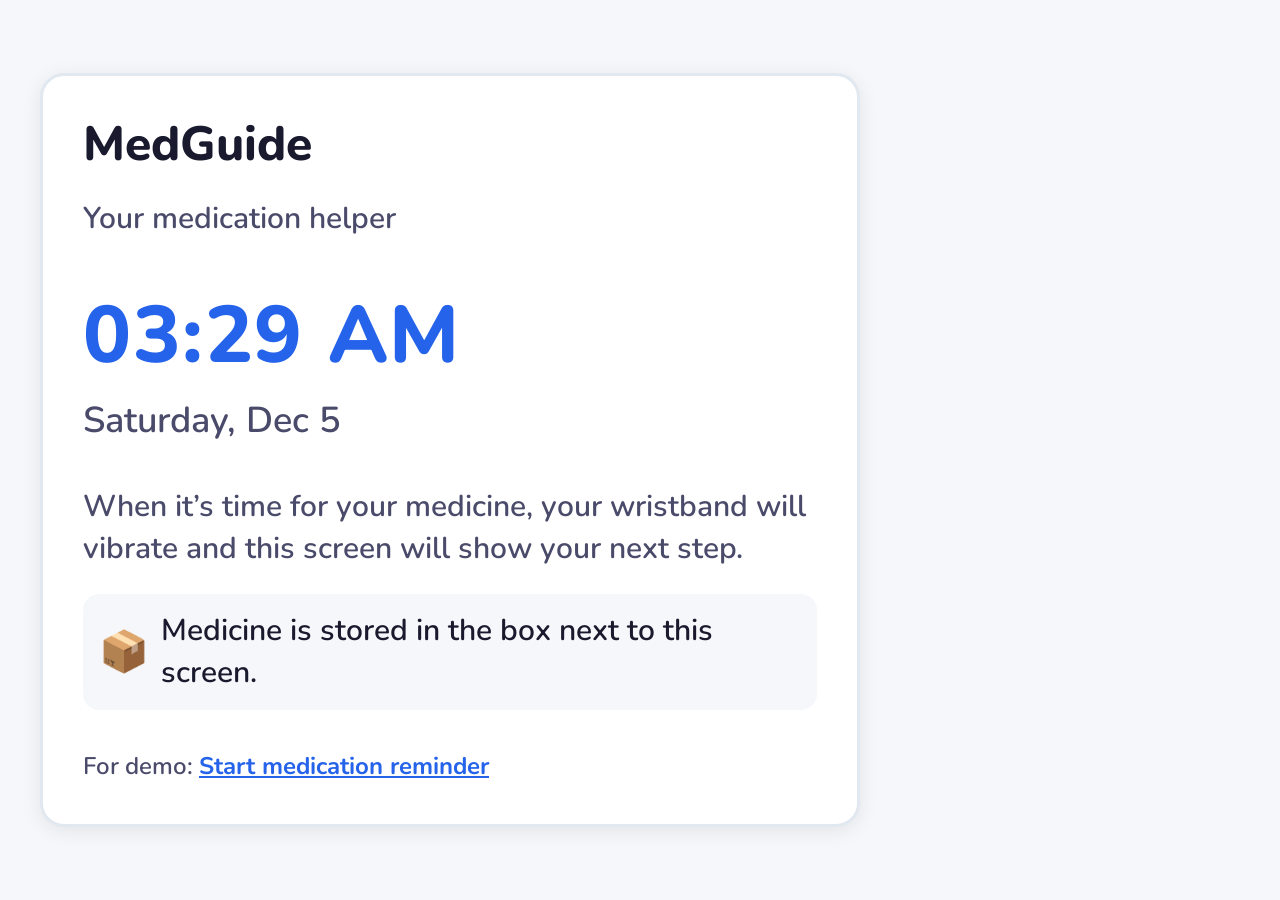
<file: index.html>
<!DOCTYPE html>
<html lang="en">
<head>
  <meta charset="UTF-8">
  <meta name="viewport" content="width=device-width, initial-scale=1.0">
  <title>MedGuide — Smart Medication Reminder</title>
  <link rel="stylesheet" href="styles.css">
  <link rel="preconnect" href="https://fonts.googleapis.com">
  <link rel="preconnect" href="https://fonts.gstatic.com" crossorigin>
  <link href="https://fonts.googleapis.com/css2?family=Nunito:wght@400;600;700;800&display=swap" rel="stylesheet">
</head>
<body class="patient-display">
  <!-- Wristband simulation indicator (always visible when active) -->
  <div id="wristband-indicator" class="wristband-indicator hidden" aria-live="polite">
    <span class="wristband-icon" aria-hidden="true">⌚</span>
    <span>Wristband vibrating</span>
  </div>

  <!-- Patient ID badge (minimal PII) -->
  <div id="patient-badge" class="patient-badge hidden">
    <span class="label">Patient ID</span>
    <span id="patient-id-value">—</span>
  </div>

  <main id="app" role="main">
    <!-- HOME SCREEN -->
    <section id="screen-home" class="screen active" aria-labelledby="home-title">
      <div class="screen-content">
        <h1 id="home-title" class="title">MedGuide</h1>
        <p class="subtitle">Your medication helper</p>
        <div class="clock-block">
          <div id="home-time" class="big-time" aria-live="polite">—:—</div>
          <div id="home-date" class="big-date" aria-live="polite">—</div>
        </div>
        <p class="hint">When it’s time for your medicine, your wristband will vibrate and this screen will show your next step.</p>
        <div class="medication-station-hint">
          <span class="icon-station" aria-hidden="true">📦</span>
          <span>Medicine is stored in the box next to this screen.</span>
        </div>
        <p class="demo-hint">For demo: <button type="button" id="demo-trigger" class="demo-link">Start medication reminder</button></p>
      </div>
    </section>

    <!-- MEDICATION REMINDER ALERT -->
    <section id="screen-reminder" class="screen" aria-labelledby="reminder-title" hidden>
      <div class="screen-content">
        <div class="alert-badge" role="alert">Time for your medicine</div>
        <h2 id="reminder-title" class="title">Medication reminder</h2>
        <div class="clock-block">
          <div id="reminder-time" class="big-time" aria-live="polite">—:—</div>
          <div id="reminder-date" class="big-date" aria-live="polite">—</div>
        </div>
        <p class="instruction-lead">Please come to the screen to see your instructions.</p>
        <button id="btn-ack-reminder" class="btn btn-primary btn-large" type="button">
          I’m here — show my instructions
        </button>
        <p class="wristband-hint">Your wristband will keep vibrating until you start.</p>
      </div>
    </section>

    <!-- MEDICATION INSTRUCTIONS SCREEN -->
    <section id="screen-instructions" class="screen" aria-labelledby="instructions-title" hidden>
      <div class="screen-content">
        <div class="progress-steps" role="progressbar" aria-valuenow="1" aria-valuemin="1" aria-valuemax="4" aria-label="Medication steps">
          <span class="step active" data-step="1">1</span>
          <span class="step" data-step="2">2</span>
          <span class="step" data-step="3">3</span>
          <span class="step" data-step="4">4</span>
        </div>
        <h2 id="instructions-title" class="title">Step 1 — Your medicine</h2>
        <div class="medication-card">
          <p class="med-name" id="instruction-med-name">—</p>
          <p class="med-dosage" id="instruction-dosage">—</p>
          <p class="med-time" id="instruction-time">—</p>
        </div>
        <div class="instruction-panel">
          <p class="voice-indicator" aria-hidden="true">🔊 Voice guidance on</p>
          <ol class="steps-list" id="instructions-list">
            <li>Go to the medication box next to this screen.</li>
            <li>Take <strong id="instruction-dose-text">one pill</strong> from the correct bottle.</li>
            <li>Take the medicine with a full glass of water.</li>
            <li>Come back and stand in front of the camera to confirm.</li>
          </ol>
        </div>
        <div class="medication-station-visual">
          <span class="icon-station" aria-hidden="true">📦</span>
          <p>Medicine box is here →</p>
        </div>
        <button id="btn-ready-camera" class="btn btn-primary btn-large" type="button">
          I’ve taken it — confirm at camera
        </button>
        <p class="demo-hint"><button type="button" id="demo-walk-away" class="demo-link">Demo: Simulate walked away</button></p>
      </div>
    </section>

    <!-- CAMERA VERIFICATION SCREEN -->
    <section id="screen-camera" class="screen" aria-labelledby="camera-title" hidden>
      <div class="screen-content">
        <div class="progress-steps" role="progressbar" aria-valuenow="2" aria-valuemin="1" aria-valuemax="4">
          <span class="step done" data-step="1">1</span>
          <span class="step active" data-step="2">2</span>
          <span class="step" data-step="3">3</span>
          <span class="step" data-step="4">4</span>
        </div>
        <h2 id="camera-title" class="title">Stand in front of the camera</h2>
        <div class="camera-frame" id="camera-frame">
          <div class="camera-placeholder">
            <span class="camera-icon" aria-hidden="true">📷</span>
            <p>Stand here so we can confirm you’re ready.</p>
          </div>
          <div id="camera-verified" class="camera-verified hidden">
            <span class="check-icon" aria-hidden="true">✓</span>
            <p>Verified</p>
          </div>
        </div>
        <p class="instruction-lead">Then put the medicine bottle back in the box.</p>
        <div class="medication-station-visual">
          <span class="icon-station" aria-hidden="true">📦</span>
          <p>Put medicine back here ←</p>
        </div>
        <button id="btn-complete" class="btn btn-primary btn-large" type="button">
          I’ve put it back — I’m done
        </button>
      </div>
    </section>

    <!-- COMPLETION CONFIRMATION SCREEN -->
    <section id="screen-complete" class="screen" aria-labelledby="complete-title" hidden>
      <div class="screen-content completion-content">
        <div class="success-icon" aria-hidden="true">✓</div>
        <h2 id="complete-title" class="title">All done</h2>
        <p class="confirmation-text">Your medication has been recorded. Well done.</p>
        <p class="next-hint" id="next-med-hint">Your next reminder will appear at the scheduled time.</p>
        <div class="clock-block">
          <div id="complete-time" class="big-time" aria-live="polite">—:—</div>
        </div>
        <button id="btn-back-home" class="btn btn-secondary btn-large" type="button">
          Back to home
        </button>
      </div>
    </section>

    <!-- INCOMPLETE TASK REMINDER SCREEN -->
    <section id="screen-incomplete" class="screen screen-incomplete" aria-labelledby="incomplete-title" hidden>
      <div class="screen-content">
        <div class="alert-badge alert-urgent" role="alert">Please complete your medicine</div>
        <h2 id="incomplete-title" class="title">You left before finishing</h2>
        <p class="instruction-lead">Your wristband will keep vibrating. Please come back and finish your medication.</p>
        <div class="reminder-sound-hint">
          <span class="icon-sound" aria-hidden="true">🔔</span>
          <span>Reminder sound playing</span>
        </div>
        <div class="medication-card compact">
          <p class="med-name" id="incomplete-med-name">—</p>
          <p class="med-dosage" id="incomplete-dosage">—</p>
        </div>
        <button id="btn-resume" class="btn btn-primary btn-large" type="button">
          I’m back — continue
        </button>
      </div>
    </section>
  </main>

  <script src="app.js"></script>
</body>
</html>
</file>
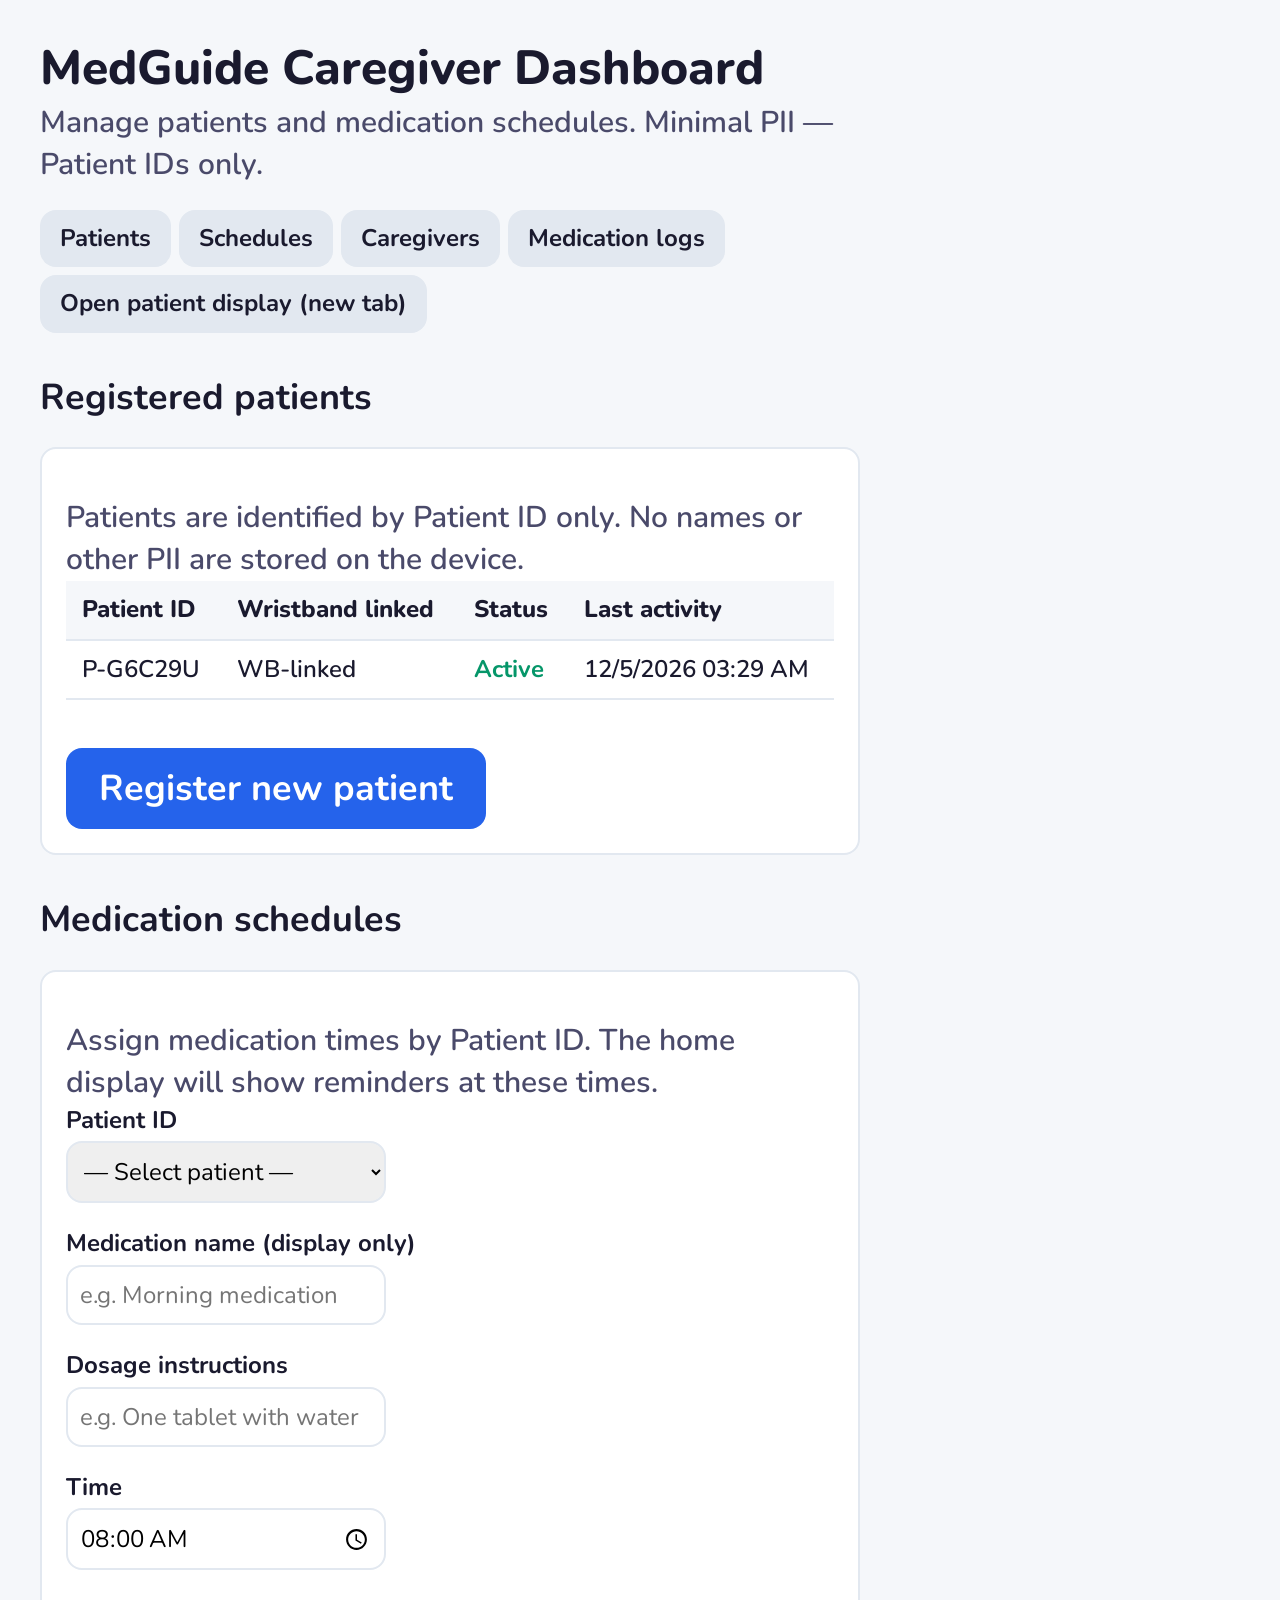
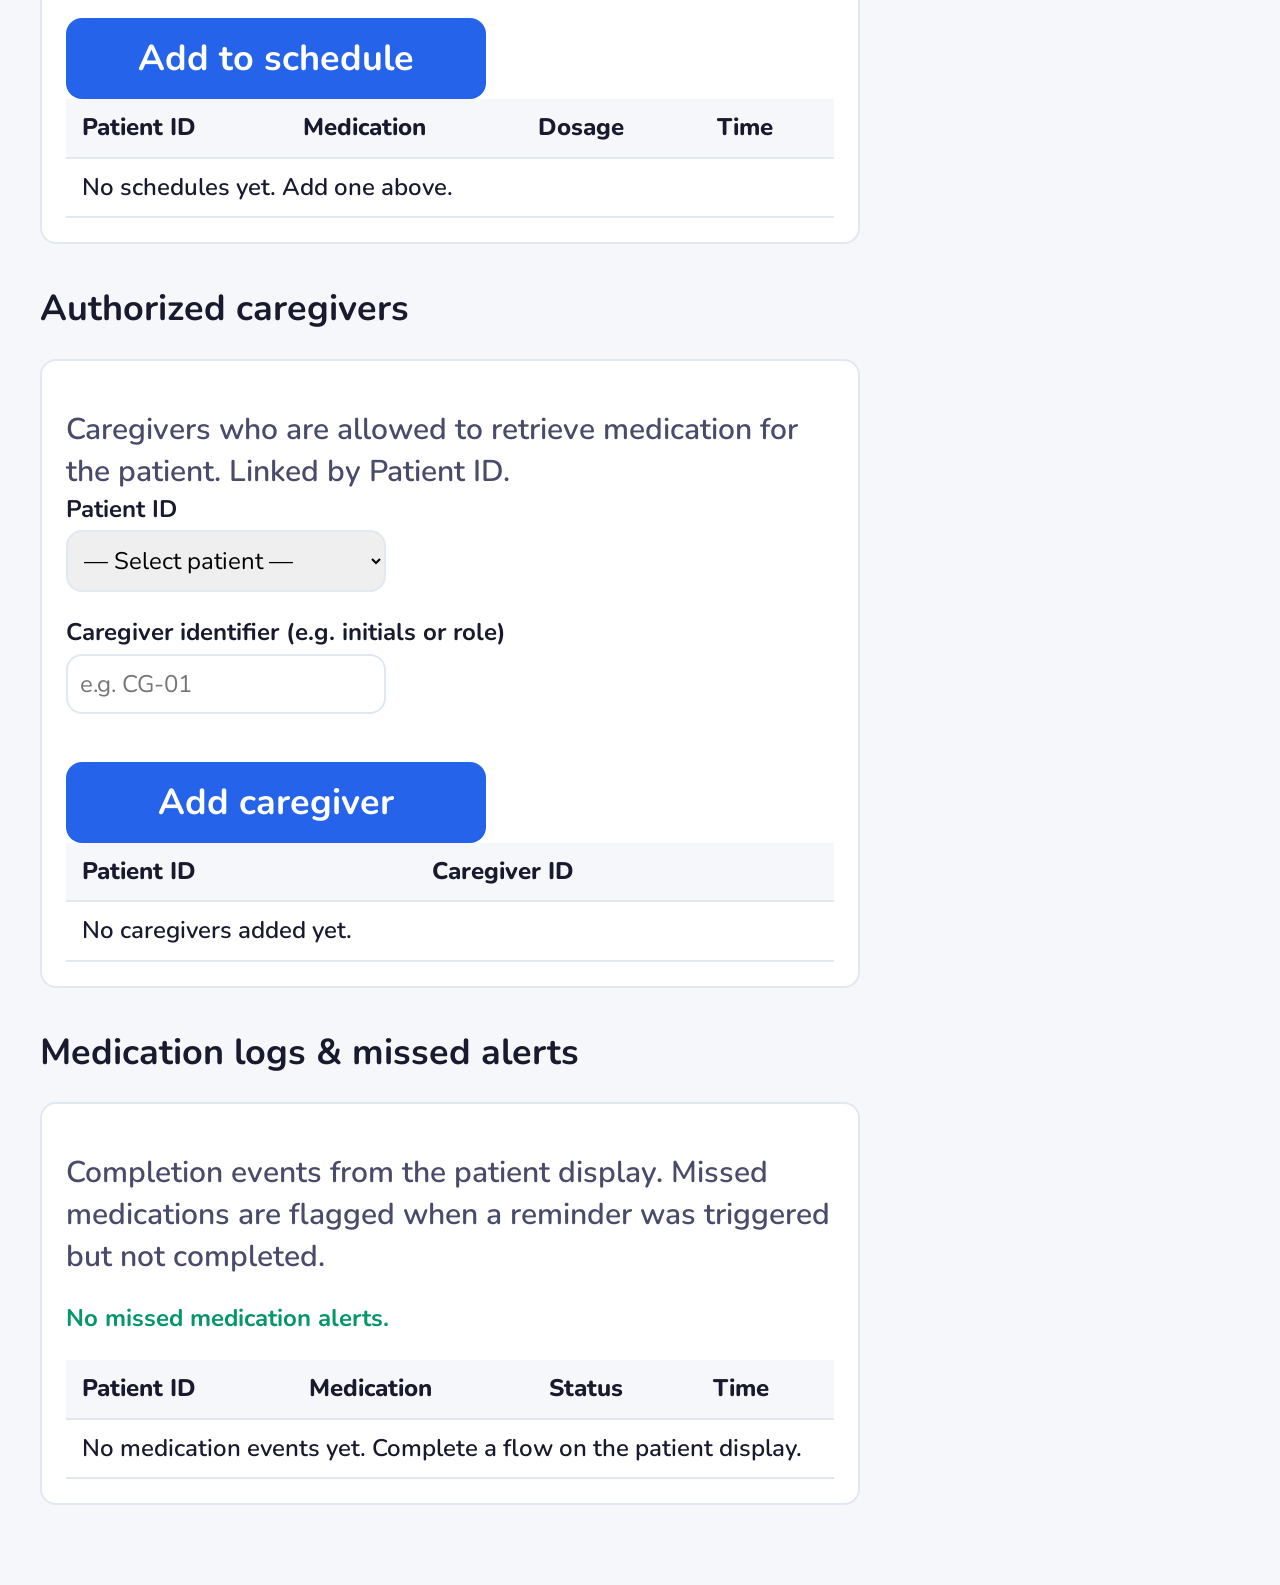
<file: caregiver.html>
<!DOCTYPE html>
<html lang="en">
<head>
  <meta charset="UTF-8">
  <meta name="viewport" content="width=device-width, initial-scale=1.0">
  <title>MedGuide — Caregiver Dashboard</title>
  <link rel="stylesheet" href="styles.css">
  <link rel="preconnect" href="https://fonts.googleapis.com">
  <link rel="preconnect" href="https://fonts.gstatic.com" crossorigin>
  <link href="https://fonts.googleapis.com/css2?family=Nunito:wght@400;600;700;800&display=swap" rel="stylesheet">
</head>
<body class="patient-display dashboard">
  <main id="caregiver-app" role="main">
    <header class="dashboard-header">
      <h1 class="title">MedGuide Caregiver Dashboard</h1>
      <p class="subtitle">Manage patients and medication schedules. Minimal PII — Patient IDs only.</p>
      <nav class="dashboard-nav" aria-label="Dashboard sections">
        <a href="#patients">Patients</a>
        <a href="#schedules">Schedules</a>
        <a href="#caregivers">Caregivers</a>
        <a href="#logs">Medication logs</a>
        <a href="index.html" target="_blank">Open patient display (new tab)</a>
      </nav>
    </header>

    <section id="patients" class="dashboard-section">
      <h2>Registered patients</h2>
      <div class="card">
        <p class="hint">Patients are identified by Patient ID only. No names or other PII are stored on the device.</p>
        <table id="patients-table">
          <thead>
            <tr>
              <th>Patient ID</th>
              <th>Wristband linked</th>
              <th>Status</th>
              <th>Last activity</th>
            </tr>
          </thead>
          <tbody id="patients-tbody">
            <!-- Filled by JS -->
          </tbody>
        </table>
        <div class="form-actions">
          <button type="button" id="btn-register-patient" class="btn btn-primary">Register new patient</button>
        </div>
      </div>
      <div id="register-form" class="card hidden">
        <h3>Register new patient</h3>
        <div class="form-group">
          <label for="new-patient-id">Patient ID (e.g. P-ABC123)</label>
          <input type="text" id="new-patient-id" placeholder="P-ABC123" maxlength="12">
        </div>
        <div class="form-group">
          <label for="wristband-id">Wristband device ID</label>
          <input type="text" id="wristband-id" placeholder="WB-001">
        </div>
        <button type="button" id="btn-save-patient" class="btn btn-primary">Save patient</button>
        <button type="button" id="btn-cancel-register" class="btn btn-secondary">Cancel</button>
      </div>
    </section>

    <section id="schedules" class="dashboard-section">
      <h2>Medication schedules</h2>
      <div class="card">
        <p class="hint">Assign medication times by Patient ID. The home display will show reminders at these times.</p>
        <div class="form-group">
          <label for="schedule-patient">Patient ID</label>
          <select id="schedule-patient">
            <option value="">— Select patient —</option>
          </select>
        </div>
        <div class="form-group">
          <label for="schedule-med-name">Medication name (display only)</label>
          <input type="text" id="schedule-med-name" placeholder="e.g. Morning medication">
        </div>
        <div class="form-group">
          <label for="schedule-dosage">Dosage instructions</label>
          <input type="text" id="schedule-dosage" placeholder="e.g. One tablet with water">
        </div>
        <div class="form-group">
          <label for="schedule-time">Time</label>
          <input type="time" id="schedule-time" value="08:00">
        </div>
        <button type="button" id="btn-add-schedule" class="btn btn-primary">Add to schedule</button>
        <table id="schedules-table" class="dashboard-table">
          <thead>
            <tr>
              <th>Patient ID</th>
              <th>Medication</th>
              <th>Dosage</th>
              <th>Time</th>
            </tr>
          </thead>
          <tbody id="schedules-tbody">
          </tbody>
        </table>
      </div>
    </section>

    <section id="caregivers" class="dashboard-section">
      <h2>Authorized caregivers</h2>
      <div class="card">
        <p class="hint">Caregivers who are allowed to retrieve medication for the patient. Linked by Patient ID.</p>
        <div class="form-group">
          <label for="caregiver-patient">Patient ID</label>
          <select id="caregiver-patient">
            <option value="">— Select patient —</option>
          </select>
        </div>
        <div class="form-group">
          <label for="caregiver-name">Caregiver identifier (e.g. initials or role)</label>
          <input type="text" id="caregiver-name" placeholder="e.g. CG-01">
        </div>
        <button type="button" id="btn-add-caregiver" class="btn btn-primary">Add caregiver</button>
        <table id="caregivers-table">
          <thead>
            <tr>
              <th>Patient ID</th>
              <th>Caregiver ID</th>
            </tr>
          </thead>
          <tbody id="caregivers-tbody">
          </tbody>
        </table>
      </div>
    </section>

    <section id="logs" class="dashboard-section">
      <h2>Medication logs &amp; missed alerts</h2>
      <div class="card">
        <p class="hint">Completion events from the patient display. Missed medications are flagged when a reminder was triggered but not completed.</p>
        <div id="missed-alerts" class="missed-alerts"></div>
        <table id="logs-table">
          <thead>
            <tr>
              <th>Patient ID</th>
              <th>Medication</th>
              <th>Status</th>
              <th>Time</th>
            </tr>
          </thead>
          <tbody id="logs-tbody">
          </tbody>
        </table>
      </div>
    </section>
  </main>
  <script src="caregiver.js"></script>
</body>
</html>
</file>
<file: styles.css>
/* ============================================
   MedGuide — Smart Medication Reminder
   Dementia-friendly, high-contrast, accessible
   ============================================ */

:root {
  /* High contrast, calm palette */
  --bg: #f5f7fa;
  --bg-card: #ffffff;
  --text: #1a1a2e;
  --text-soft: #4a4a6a;
  --primary: #2563eb;
  --primary-dark: #1d4ed8;
  --success: #059669;
  --success-bg: #d1fae5;
  --alert: #d97706;
  --alert-bg: #fef3c7;
  --urgent: #dc2626;
  --urgent-bg: #fee2e2;
  --border: #e2e8f0;
  --shadow: 0 4px 20px rgba(0, 0, 0, 0.08);

  /* Typography — large for cognitive ease */
  --font: 'Nunito', -apple-system, BlinkMacSystemFont, sans-serif;
  --text-base: 1.5rem;      /* 24px */
  --text-lg: 1.875rem;      /* 30px */
  --text-xl: 2.25rem;       /* 36px */
  --text-2xl: 3rem;         /* 48px */
  --text-3xl: 4rem;         /* 64px */
  --text-4xl: 5rem;         /* 80px */

  --radius: 16px;
  --radius-lg: 24px;
  --space: 1.5rem;
  --space-lg: 2.5rem;
}

*,
*::before,
*::after {
  box-sizing: border-box;
}

html {
  font-size: 16px;
  -webkit-text-size-adjust: 100%;
}

body {
  margin: 0;
  font-family: var(--font);
  font-size: var(--text-base);
  font-weight: 600;
  line-height: 1.4;
  color: var(--text);
  background: var(--bg);
  min-height: 100vh;
  display: flex;
  flex-direction: column;
  align-items: center;
  justify-content: center;
  padding: var(--space-lg);
}

.patient-display {
  max-width: 900px;
  width: 100%;
}

/* --- Global screen layout --- */
.screen {
  display: none;
  animation: fadeIn 0.4s ease;
}

.screen.active {
  display: block;
}

.screen[hidden] {
  display: none !important;
}

@keyframes fadeIn {
  from { opacity: 0; }
  to { opacity: 1; }
}

.screen-content {
  background: var(--bg-card);
  border-radius: var(--radius-lg);
  padding: var(--space-lg);
  box-shadow: var(--shadow);
  border: 3px solid var(--border);
}

/* --- Typography --- */
.title {
  font-size: var(--text-2xl);
  font-weight: 800;
  margin: 0 0 var(--space);
  color: var(--text);
  line-height: 1.2;
}

.subtitle {
  font-size: var(--text-lg);
  color: var(--text-soft);
  margin: 0 0 var(--space-lg);
}

.big-time {
  font-size: var(--text-4xl);
  font-weight: 800;
  color: var(--primary);
  margin: 0;
  letter-spacing: 0.02em;
}

.big-date {
  font-size: var(--text-xl);
  color: var(--text-soft);
  margin: 0.25rem 0 var(--space-lg);
}

/* --- Wristband indicator --- */
.wristband-indicator {
  position: fixed;
  top: var(--space);
  right: var(--space);
  background: var(--alert-bg);
  color: var(--alert);
  padding: 0.75rem 1.25rem;
  border-radius: var(--radius);
  font-size: var(--text-lg);
  font-weight: 700;
  display: flex;
  align-items: center;
  gap: 0.5rem;
  border: 3px solid var(--alert);
  z-index: 100;
  animation: pulse 1.5s ease-in-out infinite;
}

.wristband-indicator.hidden {
  display: none !important;
}

.wristband-icon {
  font-size: 1.5rem;
}

@keyframes pulse {
  0%, 100% { opacity: 1; transform: scale(1); }
  50% { opacity: 0.9; transform: scale(1.02); }
}

/* --- Patient badge (minimal PII) --- */
.patient-badge {
  position: fixed;
  top: var(--space);
  left: var(--space);
  background: var(--bg-card);
  padding: 0.5rem 1rem;
  border-radius: var(--radius);
  font-size: var(--text-base);
  border: 2px solid var(--border);
  z-index: 100;
}

.patient-badge .label {
  color: var(--text-soft);
  margin-right: 0.5rem;
}

.patient-badge.hidden {
  display: none !important;
}

/* --- Buttons --- */
.btn {
  font-family: var(--font);
  font-size: var(--text-xl);
  font-weight: 700;
  padding: 1rem 2rem;
  border-radius: var(--radius);
  border: none;
  cursor: pointer;
  transition: background 0.2s, transform 0.1s;
  margin-top: var(--space);
  min-height: 72px;
}

.btn:focus {
  outline: 4px solid var(--primary);
  outline-offset: 4px;
}

.btn:active {
  transform: scale(0.98);
}

.btn-primary {
  background: var(--primary);
  color: white;
  width: 100%;
  max-width: 420px;
}

.btn-primary:hover {
  background: var(--primary-dark);
}

.btn-secondary {
  background: var(--border);
  color: var(--text);
}

.btn-secondary:hover {
  background: #cbd5e1;
}

.btn-large {
  font-size: var(--text-xl);
  padding: 1.25rem 2rem;
}

/* --- Alert badges --- */
.alert-badge {
  display: inline-block;
  background: var(--alert-bg);
  color: var(--alert);
  padding: 0.75rem 1.5rem;
  border-radius: var(--radius);
  font-size: var(--text-lg);
  font-weight: 800;
  margin-bottom: var(--space);
  border: 3px solid var(--alert);
}

.alert-urgent {
  background: var(--urgent-bg);
  color: var(--urgent);
  border-color: var(--urgent);
}

/* --- Clock block --- */
.clock-block {
  margin: var(--space) 0;
}

/* --- Medication card --- */
.medication-card {
  background: var(--bg);
  border: 3px solid var(--border);
  border-radius: var(--radius);
  padding: var(--space-lg);
  margin: var(--space) 0;
}

.medication-card.compact {
  padding: var(--space);
}

.med-name {
  font-size: var(--text-2xl);
  font-weight: 800;
  color: var(--text);
  margin: 0 0 0.25rem;
}

.med-dosage {
  font-size: var(--text-xl);
  color: var(--primary);
  font-weight: 700;
  margin: 0 0 0.25rem;
}

.med-time {
  font-size: var(--text-lg);
  color: var(--text-soft);
  margin: 0;
}

/* --- Progress steps --- */
.progress-steps {
  display: flex;
  gap: 0.75rem;
  margin-bottom: var(--space-lg);
  flex-wrap: wrap;
}

.progress-steps .step {
  width: 56px;
  height: 56px;
  border-radius: 50%;
  background: var(--border);
  color: var(--text-soft);
  font-size: var(--text-xl);
  font-weight: 800;
  display: flex;
  align-items: center;
  justify-content: center;
  border: 3px solid transparent;
}

.progress-steps .step.active {
  background: var(--primary);
  color: white;
  border-color: var(--primary-dark);
}

.progress-steps .step.done {
  background: var(--success);
  color: white;
}

/* --- Instruction panel --- */
.instruction-panel {
  background: var(--bg);
  border-radius: var(--radius);
  padding: var(--space-lg);
  margin: var(--space) 0;
  border: 2px solid var(--border);
}

.voice-indicator {
  font-size: var(--text-lg);
  color: var(--text-soft);
  margin: 0 0 var(--space);
}

.steps-list {
  margin: 0;
  padding-left: 1.5rem;
  font-size: var(--text-lg);
  line-height: 1.6;
}

.steps-list li {
  margin-bottom: 0.75rem;
}

/* --- Medication station visual --- */
.medication-station-hint,
.medication-station-visual {
  display: flex;
  align-items: center;
  gap: 0.75rem;
  margin: var(--space) 0;
  padding: 1rem;
  background: var(--bg);
  border-radius: var(--radius);
  font-size: var(--text-lg);
}

.icon-station {
  font-size: 2.5rem;
}

/* --- Camera frame (simulated) --- */
.camera-frame {
  position: relative;
  background: #1a1a2e;
  border-radius: var(--radius);
  padding: 3rem 2rem;
  margin: var(--space) 0;
  min-height: 220px;
  display: flex;
  align-items: center;
  justify-content: center;
  border: 4px solid var(--border);
}

.camera-placeholder {
  text-align: center;
  color: #94a3b8;
  font-size: var(--text-lg);
}

.camera-placeholder p {
  margin: 0.5rem 0 0;
}

.camera-icon {
  font-size: 4rem;
  display: block;
}

.camera-verified {
  position: absolute;
  inset: 0;
  background: rgba(5, 150, 105, 0.9);
  border-radius: var(--radius);
  display: flex;
  flex-direction: column;
  align-items: center;
  justify-content: center;
  color: white;
  font-size: var(--text-2xl);
  font-weight: 800;
}

.camera-verified.hidden {
  display: none !important;
}

.camera-verified .check-icon {
  font-size: 4rem;
  margin-bottom: 0.5rem;
}

/* --- Completion screen --- */
.completion-content {
  text-align: center;
}

.success-icon {
  width: 120px;
  height: 120px;
  border-radius: 50%;
  background: var(--success);
  color: white;
  font-size: 4rem;
  font-weight: 800;
  display: flex;
  align-items: center;
  justify-content: center;
  margin: 0 auto var(--space);
}

.confirmation-text {
  font-size: var(--text-xl);
  margin: 0 0 var(--space);
}

.next-hint {
  font-size: var(--text-lg);
  color: var(--text-soft);
  margin: 0 0 var(--space-lg);
}

/* --- Incomplete / reminder sound --- */
.reminder-sound-hint {
  display: flex;
  align-items: center;
  gap: 0.75rem;
  background: var(--urgent-bg);
  color: var(--urgent);
  padding: 1rem 1.5rem;
  border-radius: var(--radius);
  font-size: var(--text-lg);
  font-weight: 700;
  margin: var(--space) 0;
  border: 3px solid var(--urgent);
}

.icon-sound {
  font-size: 2rem;
}

.instruction-lead {
  font-size: var(--text-xl);
  margin: 0 0 var(--space);
}

.hint,
.wristband-hint {
  font-size: var(--text-lg);
  color: var(--text-soft);
  margin: var(--space) 0 0;
}

.demo-hint {
  font-size: var(--text-base);
  color: var(--text-soft);
  margin: var(--space-lg) 0 0;
}

.demo-link {
  font-family: var(--font);
  font-size: inherit;
  font-weight: 700;
  background: none;
  border: none;
  color: var(--primary);
  text-decoration: underline;
  cursor: pointer;
  padding: 0;
}

.demo-link:hover {
  color: var(--primary-dark);
}

/* --- Caregiver dashboard (separate page) --- */
.dashboard body {
  align-items: flex-start;
  padding: var(--space);
  max-width: 1000px;
  margin: 0 auto;
}

.dashboard-header {
  margin-bottom: var(--space-lg);
}

.dashboard-header .title {
  font-size: var(--text-2xl);
  margin-bottom: 0.25rem;
}

.dashboard-header .subtitle {
  margin-bottom: var(--space);
}

.dashboard .screen-content {
  max-width: 100%;
}

.dashboard-nav {
  display: flex;
  gap: 0.5rem;
  margin-bottom: var(--space-lg);
  flex-wrap: wrap;
}

.dashboard-nav a {
  font-size: var(--text-base);
  font-weight: 700;
  padding: 0.75rem 1.25rem;
  background: var(--border);
  color: var(--text);
  text-decoration: none;
  border-radius: var(--radius);
}

.dashboard-nav a:hover,
.dashboard-nav a.active {
  background: var(--primary);
  color: white;
}

.hidden {
  display: none !important;
}

.dashboard section,
.dashboard-section {
  margin-bottom: var(--space-lg);
}

.dashboard .form-actions {
  margin-top: var(--space);
}

.missed-alerts {
  margin-bottom: var(--space);
}

.dashboard h2 {
  font-size: var(--text-xl);
  margin: 0 0 var(--space);
}

.dashboard table {
  width: 100%;
  border-collapse: collapse;
  font-size: var(--text-base);
}

.dashboard th,
.dashboard td {
  padding: 0.75rem 1rem;
  text-align: left;
  border-bottom: 2px solid var(--border);
}

.dashboard th {
  font-weight: 800;
  background: var(--bg);
}

.dashboard .status-ok {
  color: var(--success);
  font-weight: 700;
}

.dashboard .status-missed {
  color: var(--urgent);
  font-weight: 700;
}

.dashboard .card {
  background: var(--bg-card);
  border-radius: var(--radius);
  padding: var(--space);
  margin-bottom: var(--space);
  border: 2px solid var(--border);
}

.dashboard .form-group {
  margin-bottom: var(--space);
}

.dashboard label {
  display: block;
  font-weight: 700;
  margin-bottom: 0.25rem;
}

.dashboard input,
.dashboard select {
  font-family: var(--font);
  font-size: var(--text-base);
  padding: 0.75rem;
  border: 2px solid var(--border);
  border-radius: var(--radius);
  width: 100%;
  max-width: 320px;
}

/* Reduced motion for sensitivity */
@media (prefers-reduced-motion: reduce) {
  .screen,
  .wristband-indicator {
    animation: none;
  }
}
</file>
